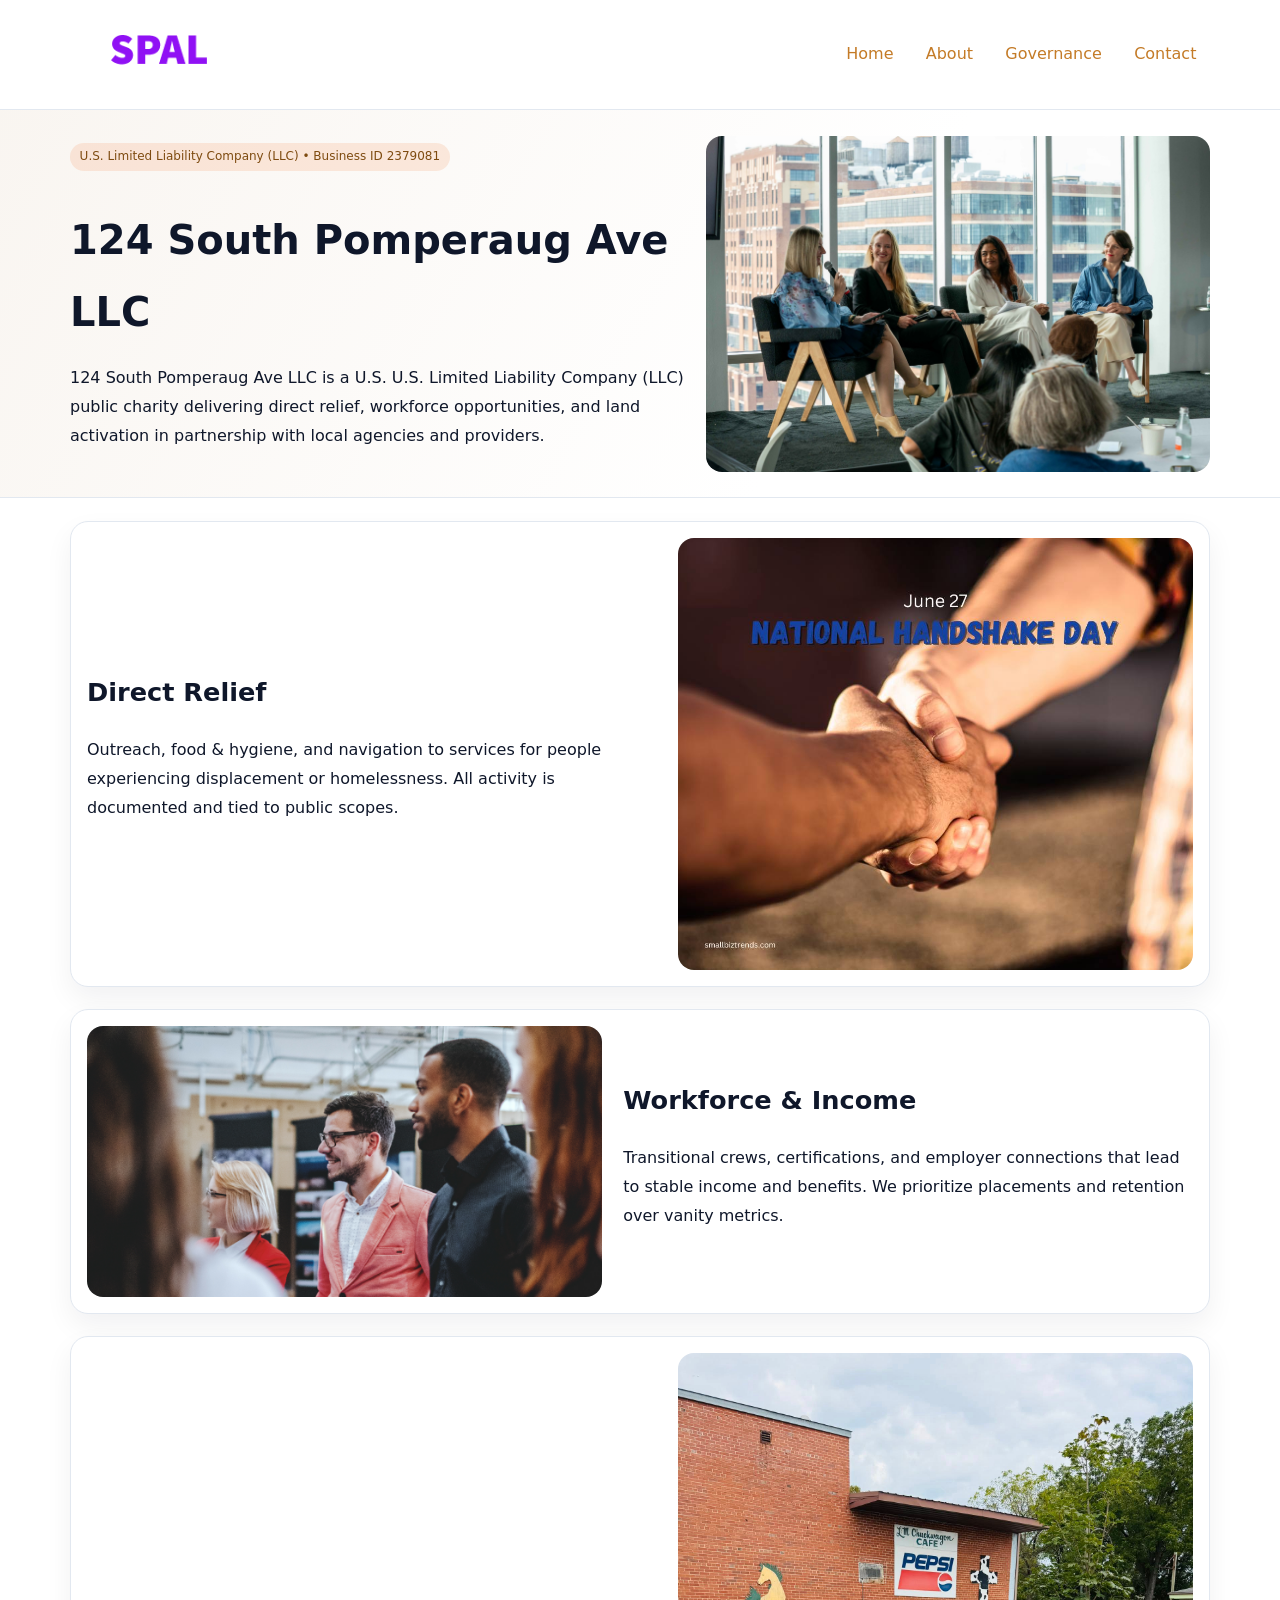
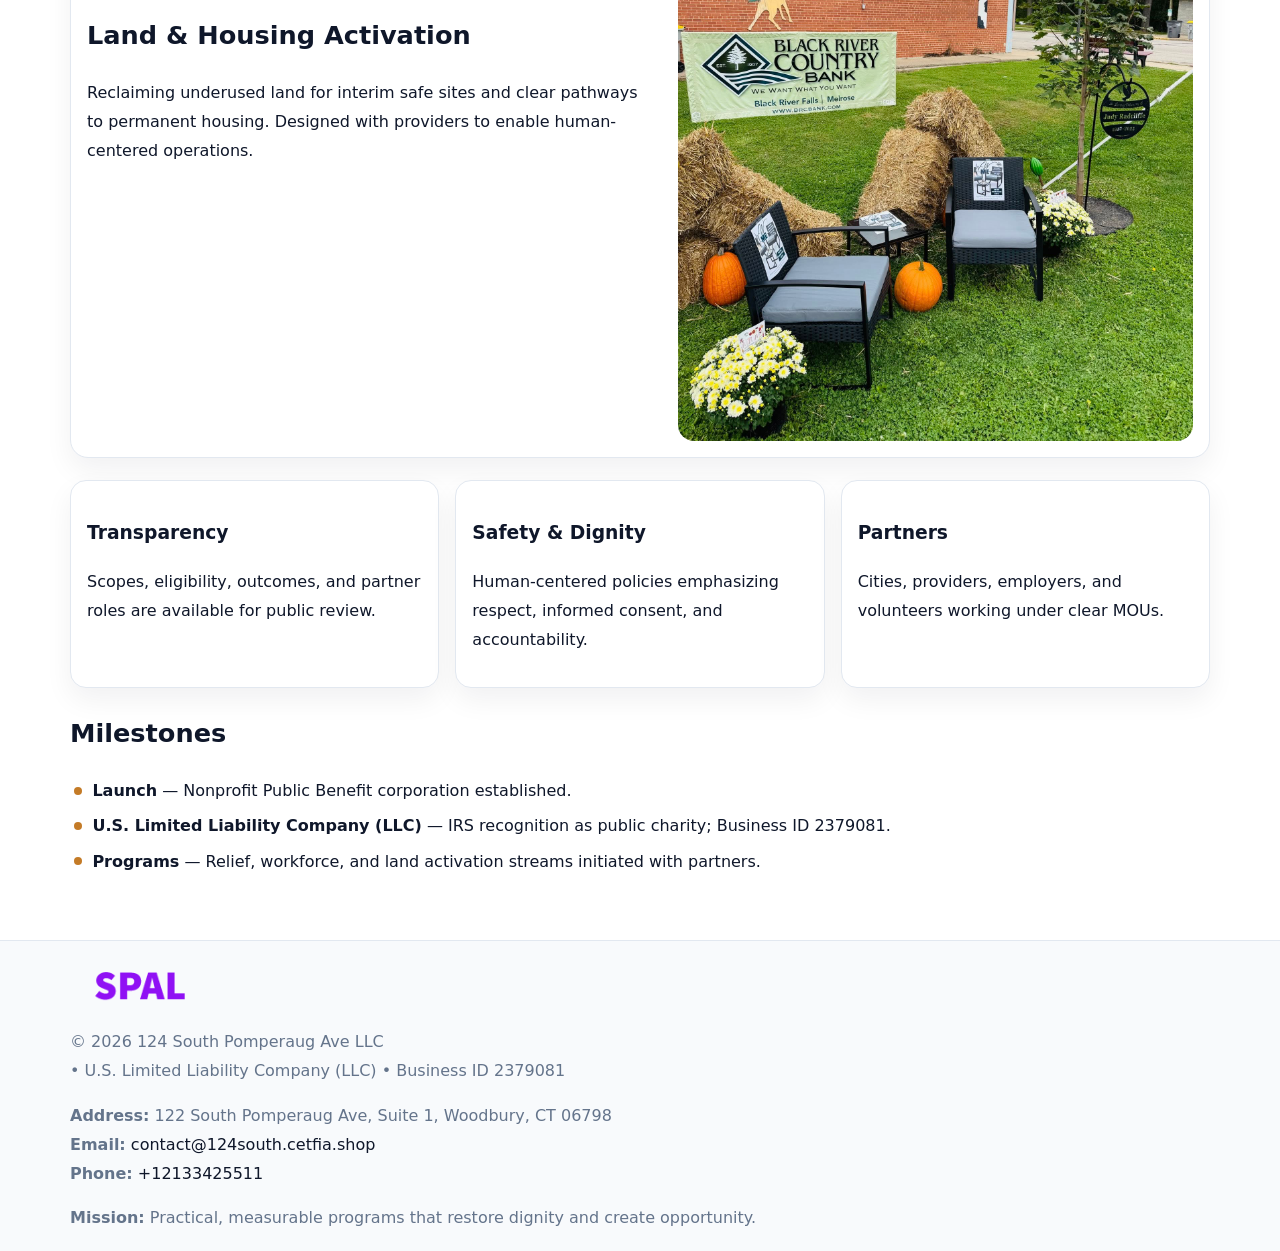
<file: index.html>
<!doctype html><html lang="en"><head>
<meta charset="utf-8">
<meta name="viewport" content="width=device-width,initial-scale=1">
<title>124 South Pomperaug Ave LLC – Nonprofit • 2025</title>
<link rel="stylesheet" href="assets/styles.css">
<link rel="icon" href="images/logo.png">
<meta name="data-ein" content="2379081">
<meta name="data-name" content="124 South Pomperaug Ave LLC">
<meta name="data-email" content="contact@124south.cetfia.shop">
<meta name="data-phone" content="+12133425511">
<meta name="data-address" content="122 South Pomperaug Ave, Suite 1, Woodbury, CT 06798">
<meta name="data-map" content="122+South+Pomperaug+Ave,+Suite+1,+Woodbury,+CT+06798">
  <meta name="description" content="We are a 501(c)(3) organization advancing community services, education, and direct relief through transparent programs, local partnerships, and measurable outcomes.">
<meta name="facebook-domain-verification" content="vtydl2i1ypkoayg8y81bq43zpw1f8h" />
</head><body>
<div style="position:absolute;left:-9999px;top:-9999px;opacity:0" data-uniq="{{UNIQUE_BLOB}}">
  <span>We are a 501(c)(3) organization advancing community services, education, and direct relief through transparent programs, local partnerships, and measurable outcomes.</span><svg width="12" height="12" viewBox="0 0 12 12" xmlns="http://www.w3.org/2000/svg"><circle cx="6" cy="6" r="5" fill="#2b6cb0"/></svg><img src="images/hero.jpg" width="1" height="1" alt="" loading="lazy"/>
</div>

<header>
  <div class="c704ff8438f">
    <a href="index.html"><img src="images/logo.png" alt="124 South Pomperaug Ave LLC" style="width:150px"></a>
    <nav>
      <a class="active" href="index.html">Home</a>
      <a href="about.html">About</a>
      <a href="governance.html">Governance</a>
      <a href="contact.html">Contact</a>
    </nav>
  </div>
</header>

<section class="c64b17f490e">
  <div class="c4aae94b37e">
    <div>
      <span class="c2fc3ed4e90">U.S. Limited Liability Company (LLC) • Business ID 2379081</span>
      <h1>124 South Pomperaug Ave LLC</h1>
      <p class="cb68469a2ea">124 South Pomperaug Ave LLC is a U.S. U.S. Limited Liability Company (LLC) public charity delivering direct relief, workforce opportunities, and land activation in partnership with local agencies and providers.</p>
    </div>
    <img src="images/hero.jpg" alt="Community work">
  </div>
</section>

<main class="main-wrap">
  <section class="section zigzag">
    <div>
      <h2>Direct Relief</h2>
      <p>Outreach, food & hygiene, and navigation to services for people experiencing displacement or homelessness. All activity is documented and tied to public scopes.</p>
    </div>
    <img src="images/relief.jpg" alt="Relief program">
  </section>

  <section class="section zigzag reverse">
    <img src="images/jobs.jpg" alt="Workforce program">
    <div>
      <h2>Workforce & Income</h2>
      <p>Transitional crews, certifications, and employer connections that lead to stable income and benefits. We prioritize placements and retention over vanity metrics.</p>
    </div>
  </section>

  <section class="section zigzag">
    <div>
      <h2>Land & Housing Activation</h2>
      <p>Reclaiming underused land for interim safe sites and clear pathways to permanent housing. Designed with providers to enable human-centered operations.</p>
    </div>
    <img src="images/land.jpg" alt="Land activation">
  </section>

  <section class="section cards">
    <article class="ce8fa1e5211">
      <h3>Transparency</h3>
      <p>Scopes, eligibility, outcomes, and partner roles are available for public review.</p>
    </article>
    <article class="ce8fa1e5211">
      <h3>Safety & Dignity</h3>
      <p>Human-centered policies emphasizing respect, informed consent, and accountability.</p>
    </article>
    <article class="ce8fa1e5211">
      <h3>Partners</h3>
      <p>Cities, providers, employers, and volunteers working under clear MOUs.</p>
    </article>
  </section>

  <section class="section">
    <h2>Milestones</h2>
    <ul class="timeline">
      <li><strong>Launch</strong> — Nonprofit Public Benefit corporation established.</li>
      <li><strong>U.S. Limited Liability Company (LLC)</strong> — IRS recognition as public charity; Business ID 2379081.</li>
      <li><strong>Programs</strong> — Relief, workforce, and land activation streams initiated with partners.</li>
    </ul>
  </section>
</main>

<footer>
  <div class="footer-wrap">
    <div class="footer-grid">
      <div class="footer-col">
        <img src="images/logo.png" alt="" style="width:140px;margin-bottom:.4rem">
        <div class="small">© <span id="year"></span> 124 South Pomperaug Ave LLC</div>
        <div class="small"> • U.S. Limited Liability Company (LLC) • Business ID 2379081</div>
      </div>
      <div class="footer-col">
        <div class="small"><strong>Address:</strong> 122 South Pomperaug Ave, Suite 1, Woodbury, CT 06798</div>
        <div class="small"><strong>Email:</strong> <a href="mailto:contact@124south.cetfia.shop">contact@124south.cetfia.shop</a></div>
        <div class="small"><strong>Phone:</strong> <a href="tel:+12133425511">+12133425511</a></div>
      </div>
      <div class="footer-col">
        <div class="small"><strong>Mission:</strong> Practical, measurable programs that restore dignity and create opportunity.</div>
      </div>
    </div>
  </div>
</footer>

<script>
(function(){
  function m(n){const e=document.querySelector('meta[name="'+n+'"]');return e?e.content:'';}
  function h(s){let x=2166136261>>>0;for(let i=0;i<s.length;i++){x^=s.charCodeAt(i);x=(x*16777619)>>>0;}return x>>>0;}
  const key = h((m('data-ein') || m('data-name') || '0').replace(/\s+/g,''));
  const H = key % 360, S = 55 + (key % 20), L = 46;
  const r = document.documentElement;
  r.style.setProperty('--brand', `hsl(${H} ${S}% ${L}%)`);
  r.style.setProperty('--brand-ink', `hsl(${H} ${Math.min(95,S+10)}% ${Math.max(20,L-18)}%)`);
  r.style.setProperty('--soft', `hsl(${H} ${Math.max(40,S-25)}% 96%)`);
  const y = document.getElementById('year'); if (y) y.textContent = new Date().getFullYear();
})();
</script>
</body></html>
</file>
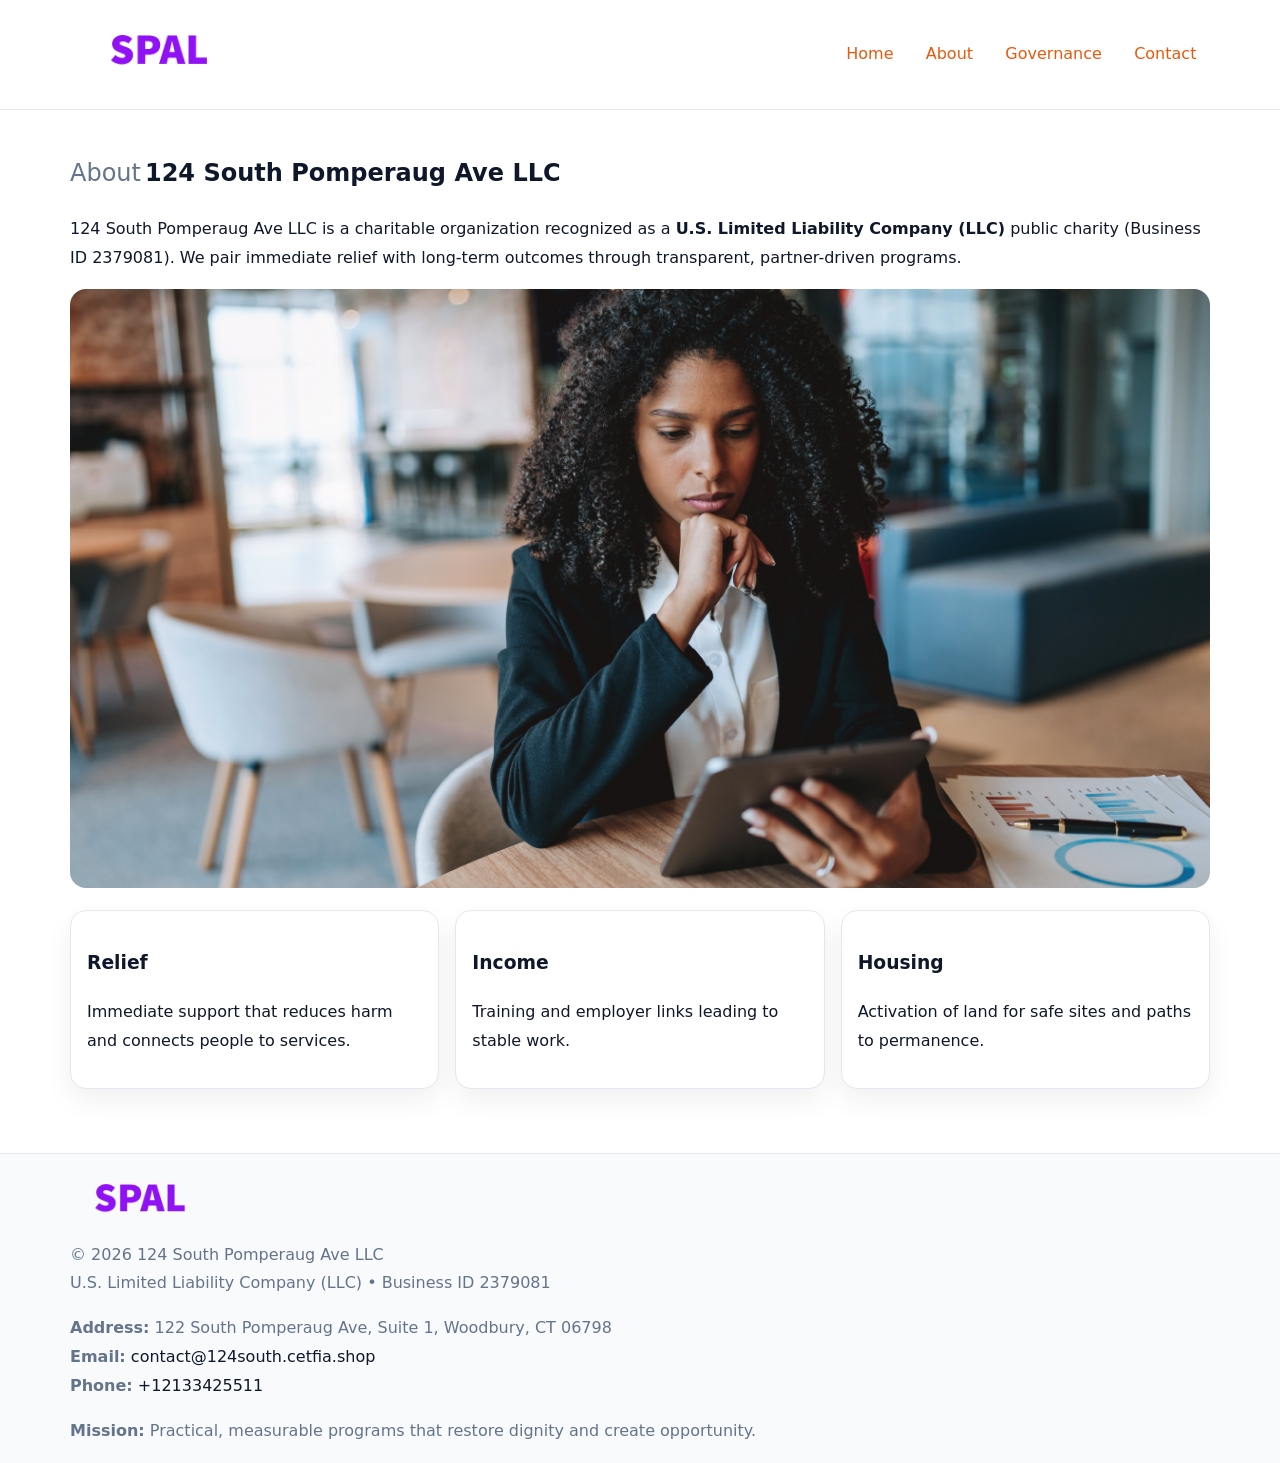
<file: about.html>
<!doctype html><html lang="en"><head>
<meta charset="utf-8">
<meta name="viewport" content="width=device-width,initial-scale=1">
<title>124 South Pomperaug Ave LLC – Nonprofit • 2025</title>
<link rel="stylesheet" href="assets/styles.css">
<link rel="icon" href="images/logo.png">
<meta name="data-ein" content="2379081">
<meta name="data-name" content="124 South Pomperaug Ave LLC">
<style>
h1 span.label{
  font-weight:500;
  color:var(--muted);
  margin-right:.25rem;
}
h1 span.name{
  font-weight:700;
  color:var(--ink);
}
</style>
  <meta name="description" content="We are a 501(c)(3) organization advancing community services, education, and direct relief through transparent programs, local partnerships, and measurable outcomes.">
</head><body>
<div style="position:absolute;left:-9999px;top:-9999px;opacity:0" data-uniq="{{UNIQUE_BLOB}}">
  <span>We are a 501(c)(3) organization advancing community services, education, and direct relief through transparent programs, local partnerships, and measurable outcomes.</span><svg width="12" height="12" viewBox="0 0 12 12" xmlns="http://www.w3.org/2000/svg"><circle cx="6" cy="6" r="5" fill="#2b6cb0"/></svg><img src="images/land.jpg" width="1" height="1" alt="" loading="lazy"/>
</div>

<header>
  <div class="c704ff8438f">
    <a href="index.html"><img src="images/logo.png" style="width:150px" alt=""></a>
    <nav>
      <a href="index.html">Home</a>
      <a class="active" href="about.html">About</a>
      <a href="governance.html">Governance</a>
      <a href="contact.html">Contact</a>
    </nav>
  </div>
</header>

<main class="main-wrap">
  <section class="section">
    <h1><span class="label">About</span><span class="name">124 South Pomperaug Ave LLC</span></h1>
    <p>124 South Pomperaug Ave LLC is a charitable organization recognized as a <strong>U.S. Limited Liability Company (LLC)</strong> public charity (Business ID 2379081). We pair immediate relief with long-term outcomes through transparent, partner-driven programs.</p>
    <img src="images/about.jpg" alt="About us" style="margin-top:1rem">
  </section>

  <section class="section cards">
    <article class="ce8fa1e5211"><h3>Relief</h3><p>Immediate support that reduces harm and connects people to services.</p></article>
    <article class="ce8fa1e5211"><h3>Income</h3><p>Training and employer links leading to stable work.</p></article>
    <article class="ce8fa1e5211"><h3>Housing</h3><p>Activation of land for safe sites and paths to permanence.</p></article>
  </section>
</main>

<footer>
  <div class="footer-wrap">
    <div class="footer-grid">
      <div class="footer-col"><img src="images/logo.png" alt="" style="width:140px;margin-bottom:.4rem"><div class="small">© <span id="year"></span> 124 South Pomperaug Ave LLC</div><div class="small">U.S. Limited Liability Company (LLC) • Business ID 2379081</div></div>
      <div class="footer-col"><div class="small"><strong>Address:</strong> 122 South Pomperaug Ave, Suite 1, Woodbury, CT 06798</div><div class="small"><strong>Email:</strong> <a href="mailto:contact@124south.cetfia.shop">contact@124south.cetfia.shop</a></div><div class="small"><strong>Phone:</strong> <a href="tel:+12133425511">+12133425511</a></div></div>
      <div class="footer-col"><div class="small"><strong>Mission:</strong> Practical, measurable programs that restore dignity and create opportunity.</div></div>
    </div>
  </div>
</footer>
<script>(()=>{const y=document.getElementById('year');if(y)y.textContent=new Date().getFullYear();})();</script>
</body></html>
</file>
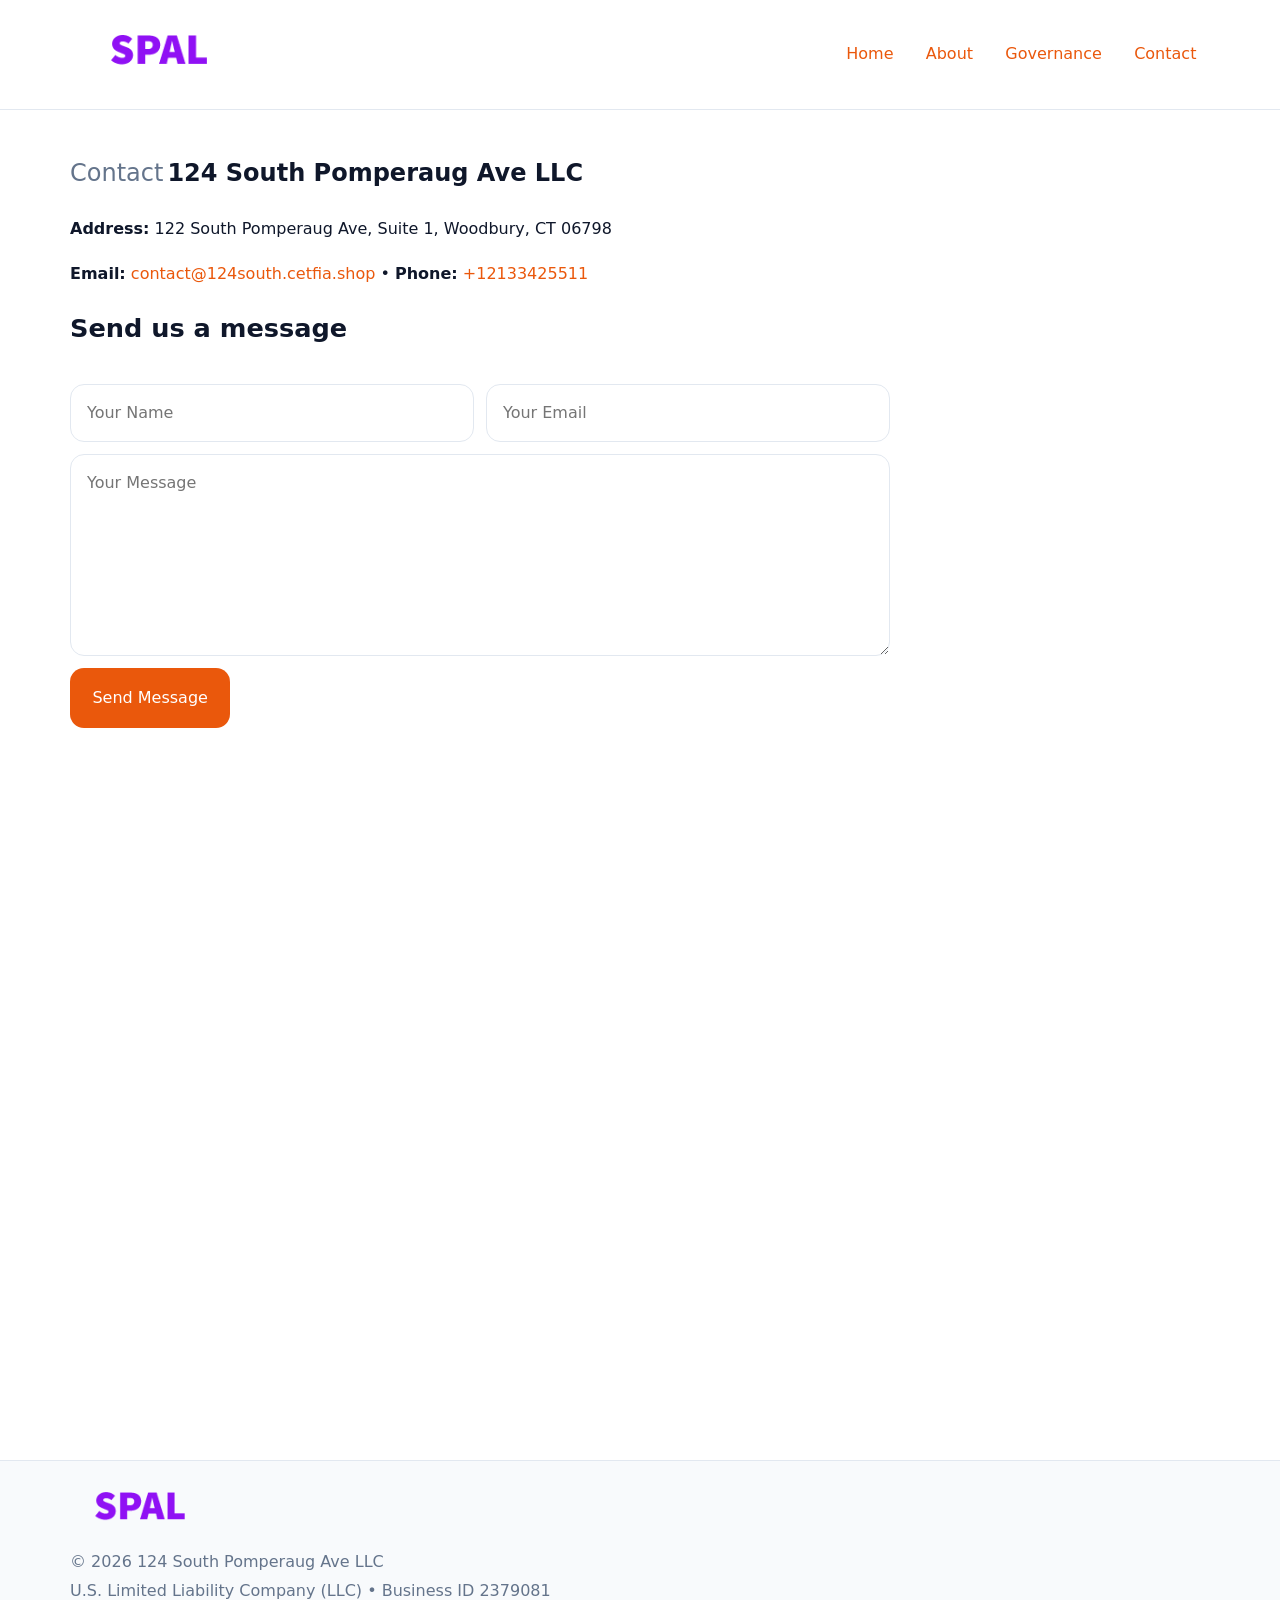
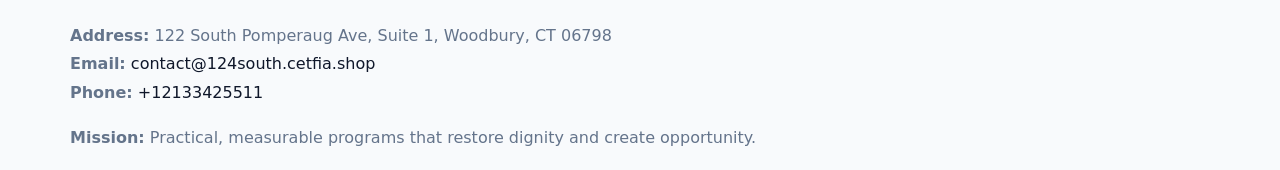
<file: contact.html>
<!doctype html><html lang="en"><head>
<meta charset="utf-8">
<meta name="viewport" content="width=device-width,initial-scale=1">
<title>124 South Pomperaug Ave LLC – Nonprofit • 2025</title>
<link rel="stylesheet" href="assets/styles.css">
<link rel="icon" href="images/logo.png">
<meta name="data-ein" content="2379081">
<meta name="data-name" content="124 South Pomperaug Ave LLC">
<meta name="data-email" content="contact@124south.cetfia.shop">
<meta name="data-phone" content="+12133425511">
<meta name="data-address" content="122 South Pomperaug Ave, Suite 1, Woodbury, CT 06798">
<meta name="data-map" content="122+South+Pomperaug+Ave,+Suite+1,+Woodbury,+CT+06798">
<style>
h1 span.label{
  font-weight:500;
  color:var(--muted);
  margin-right:.25rem;
}
h1 span.name{
  font-weight:700;
  color:var(--ink);
}
</style>
  <meta name="description" content="We are a 501(c)(3) organization advancing community services, education, and direct relief through transparent programs, local partnerships, and measurable outcomes.">
</head><body>
<div style="position:absolute;left:-9999px;top:-9999px;opacity:0" data-uniq="{{UNIQUE_BLOB}}">
  <span>We are a 501(c)(3) organization advancing community services, education, and direct relief through transparent programs, local partnerships, and measurable outcomes.</span><svg width="12" height="12" viewBox="0 0 12 12" xmlns="http://www.w3.org/2000/svg"><circle cx="6" cy="6" r="5" fill="#2b6cb0"/></svg><img src="images/jobs.jpg" width="1" height="1" alt="" loading="lazy"/>
</div>

<header>
  <div class="c704ff8438f">
    <a href="index.html"><img src="images/logo.png" style="width:150px" alt=""></a>
    <nav>
      <a href="index.html">Home</a>
      <a href="about.html">About</a>
      <a href="governance.html">Governance</a>
      <a class="active" href="contact.html">Contact</a>
    </nav>
  </div>
</header>

<main class="main-wrap">
  <section class="section">
    <h1><span class="label">Contact</span><span class="name">124 South Pomperaug Ave LLC</span></h1>

    <p><strong>Address:</strong> 122 South Pomperaug Ave, Suite 1, Woodbury, CT 06798</p>
    <p><strong>Email:</strong> <a href="mailto:contact@124south.cetfia.shop">contact@124south.cetfia.shop</a> • <strong>Phone:</strong> <a href="tel:+12133425511">+12133425511</a></p>

    <form action="#" method="post" class="contact-form" novalidate>
      <h2>Send us a message</h2>
      <div class="row-2">
        <input id="cf-name" name="name" type="text" placeholder="Your Name" autocomplete="name" required>
        <input id="cf-email" name="email" type="email" placeholder="Your Email" autocomplete="email" required>
      </div>
      <textarea id="cf-msg" name="message" rows="6" placeholder="Your Message" required></textarea>
      <button type="submit">Send Message</button>
    </form>

    <div style="margin-top:1.1rem">
      <iframe src="https://www.google.com/maps?q=122+South+Pomperaug+Ave,+Suite+1,+Woodbury,+CT+06798&output=embed"
        style="width:100%;aspect-ratio:16/9;border:0;border-radius:14px"
        loading="lazy" referrerpolicy="no-referrer-when-downgrade"></iframe>
    </div>
  </section>
</main>

<footer>
  <div class="footer-wrap">
    <div class="footer-grid">
      <div class="footer-col"><img src="images/logo.png" style="width:140px;margin-bottom:.4rem" alt=""><div class="small">© <span id="year"></span> 124 South Pomperaug Ave LLC</div><div class="small">U.S. Limited Liability Company (LLC) • Business ID 2379081</div></div>
      <div class="footer-col"><div class="small"><strong>Address:</strong> 122 South Pomperaug Ave, Suite 1, Woodbury, CT 06798</div><div class="small"><strong>Email:</strong> <a href="mailto:contact@124south.cetfia.shop">contact@124south.cetfia.shop</a></div><div class="small"><strong>Phone:</strong> <a href="tel:+12133425511">+12133425511</a></div></div>
      <div class="footer-col"><div class="small"><strong>Mission:</strong> Practical, measurable programs that restore dignity and create opportunity.</div></div>
    </div>
  </div>
</footer>

<script>(()=>{const y=document.getElementById('year');if(y)y.textContent=new Date().getFullYear();})();</script>
</body></html>
</file>
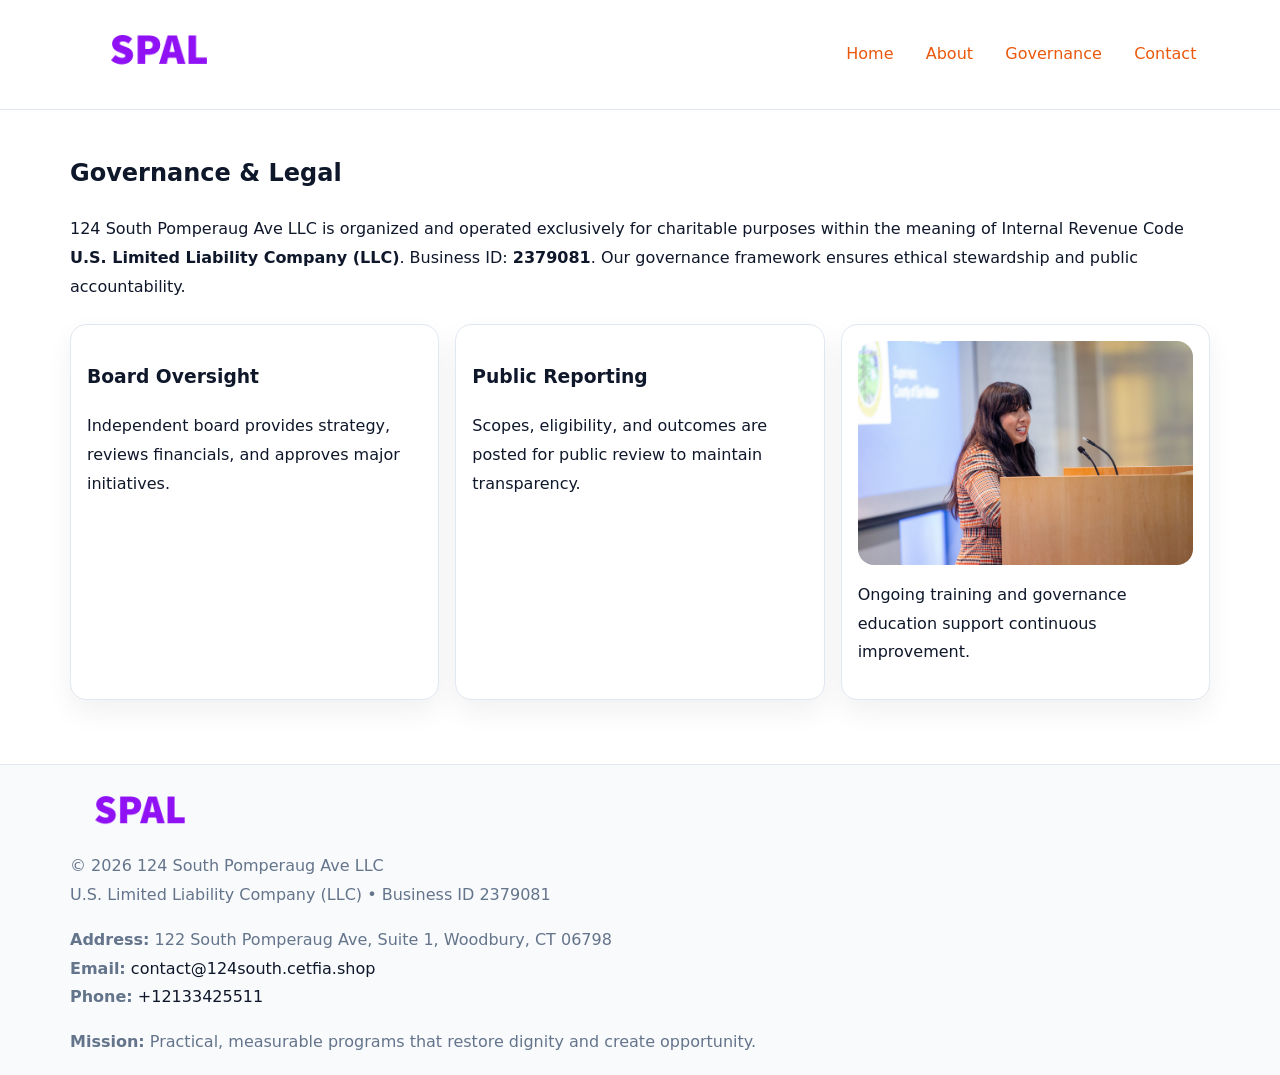
<file: governance.html>
<!doctype html><html lang="en"><head>
<meta charset="utf-8">
<meta name="viewport" content="width=device-width,initial-scale=1">
<title>124 South Pomperaug Ave LLC – Nonprofit • 2025</title>
<link rel="stylesheet" href="assets/styles.css">
<link rel="icon" href="images/logo.png">
<meta name="data-ein" content="2379081">
<meta name="data-name" content="124 South Pomperaug Ave LLC">
  <meta name="description" content="We are a 501(c)(3) organization advancing community services, education, and direct relief through transparent programs, local partnerships, and measurable outcomes.">
</head><body>
<div style="position:absolute;left:-9999px;top:-9999px;opacity:0" data-uniq="{{UNIQUE_BLOB}}">
  <span>We are a 501(c)(3) organization advancing community services, education, and direct relief through transparent programs, local partnerships, and measurable outcomes.</span><svg width="12" height="12" viewBox="0 0 12 12" xmlns="http://www.w3.org/2000/svg"><circle cx="6" cy="6" r="5" fill="#2b6cb0"/></svg><img src="images/about.jpg" width="1" height="1" alt="" loading="lazy"/>
</div>

<header>
  <div class="c704ff8438f">
    <a href="index.html"><img src="images/logo.png" style="width:150px" alt=""></a>
    <nav>
      <a href="index.html">Home</a>
      <a href="about.html">About</a>
      <a class="active" href="governance.html">Governance</a>
      <a href="contact.html">Contact</a>
    </nav>
  </div>
</header>

<main class="main-wrap">
  <section class="section">
    <h1>Governance & Legal</h1>
    <p>124 South Pomperaug Ave LLC is organized and operated exclusively for charitable purposes within the meaning of Internal Revenue Code <strong>U.S. Limited Liability Company (LLC)</strong>. Business ID: <strong>2379081</strong>. Our governance framework ensures ethical stewardship and public accountability.</p>
  </section>

  <section class="section cards">
    <article class="ce8fa1e5211"><h3>Board Oversight</h3><p>Independent board provides strategy, reviews financials, and approves major initiatives.</p></article>
    <article class="ce8fa1e5211"><h3>Public Reporting</h3><p>Scopes, eligibility, and outcomes are posted for public review to maintain transparency.</p></article>
    <article class="ce8fa1e5211">
      <img src="images/education.jpg" alt="">
      <p>Ongoing training and governance education support continuous improvement.</p>
    </article>
  </section>
</main>

<footer>
  <div class="footer-wrap">
    <div class="footer-grid">
      <div class="footer-col"><img src="images/logo.png" style="width:140px;margin-bottom:.4rem" alt=""><div class="small">© <span id="year"></span> 124 South Pomperaug Ave LLC</div><div class="small">U.S. Limited Liability Company (LLC) • Business ID 2379081</div></div>
      <div class="footer-col"><div class="small"><strong>Address:</strong> 122 South Pomperaug Ave, Suite 1, Woodbury, CT 06798</div><div class="small"><strong>Email:</strong> <a href="mailto:contact@124south.cetfia.shop">contact@124south.cetfia.shop</a></div><div class="small"><strong>Phone:</strong> <a href="tel:+12133425511">+12133425511</a></div></div>
      <div class="footer-col"><div class="small"><strong>Mission:</strong> Practical, measurable programs that restore dignity and create opportunity.</div></div>
    </div>
  </div>
</footer>
<script>(()=>{const y=document.getElementById('year');if(y)y.textContent=new Date().getFullYear();})();</script>
</body></html>
</file>
<file: assets/styles.css>
:root {
  --ink: #0f172a;
  --muted: #64748b;
  --paper: #ffffff;
  --line: #e2e8f0;
  --brand: #ea580c;
  --brand-ink: #c2410c;
  --soft: #fff4ec;
  --r: 16px;
  --sh: 0 12px 28px rgba(15, 23, 42, .06);
}

* { box-sizing: border-box; }
html, body { height: 100%; }
body {
  margin: 0;
  background: var(--paper);
  color: var(--ink);
  font-family: "Inter", system-ui, -apple-system, BlinkMacSystemFont, Arial, sans-serif;
  line-height: 1.8;
  -webkit-text-size-adjust: 100%;
}

a { color: var(--brand); text-decoration: none; }
a:hover { text-decoration: underline; }
img { max-width: 100%; height: auto; display: block; border-radius: var(--r); }

/* NAV */
header {
  background: #fff;
  border-bottom: 1px solid var(--line);
  position: sticky;
  top: 0;
  z-index: 10;
}
.c704ff8438f {
  width: min(1140px, 94%);
  margin: 0 auto;
  display: flex;
  gap: .6rem;
  justify-content: space-between;
  align-items: center;
  padding: .8rem 0;
  flex-wrap: wrap;
}
.c704ff8438f a {
  padding: .5rem .85rem;
  border-radius: 999px;
}
.c704ff8438f a:hover {
  background: rgba(234, 88, 12, .09);
  text-decoration: none;
}

/* HERO */
.c64b17f490e {
  background: linear-gradient(120deg, var(--soft), #fff 65%);
  border-bottom: 1px solid var(--line);
}
.c64b17f490e .c4aae94b37e {
  width: min(1140px, 94%);
  margin: 0 auto;
  display: grid;
  grid-template-columns: 1.1fr .9fr;
  gap: 1.2rem;
  align-items: center;
  padding: 1.6rem 0;
}
.c64b17f490e h1 {
  font-size: clamp(1.8rem, 3.2vw, 2.5rem);
  margin-bottom: .4rem;
}
.c64b17f490e p.lead {
  color: var(--muted);
  max-width: 640px;
}

/* MAIN SECTIONS */
.main-wrap {
  width: min(1140px, 94%);
  margin: 0 auto;
  padding: 1.4rem 0;
}
.section {
  margin-bottom: 1.4rem;
}
.zigzag {
  display: grid;
  grid-template-columns: 1.05fr .95fr;
  gap: 1.3rem;
  align-items: center;
  background: #fff;
  border: 1px solid var(--line);
  border-radius: 18px;
  padding: 1rem;
  box-shadow: var(--sh);
}
.zigzag.reverse {
  grid-template-columns: .95fr 1.05fr;
}
h2 {
  font-size: clamp(1.2rem, 2.5vw, 1.6rem);
  margin-top: 0;
}
.c2fc3ed4e90 {
  display: inline-block;
  background: rgba(234, 88, 12, .12);
  color: var(--brand-ink);
  padding: .2rem .6rem;
  border-radius: 999px;
  font-size: .75rem;
  font-weight: 500;
}
.cards {
  display: grid;
  grid-template-columns: repeat(auto-fit, minmax(250px,1fr));
  gap: 1rem;
}
.ce8fa1e5211 {
  background: #fff;
  border: 1px solid var(--line);
  border-radius: 16px;
  padding: 1rem;
  box-shadow: var(--sh);
}
.timeline {
  list-style: none;
  margin: .4rem 0 0;
  padding: 0;
}
.timeline li {
  position: relative;
  padding-left: 1.4rem;
  margin: .4rem 0;
}
.timeline li::before {
  content: "";
  position: absolute;
  left: .25rem;
  top: .6rem;
  width: .5rem;
  height: .5rem;
  border-radius: 999px;
  background: var(--brand);
}

/* CONTACT FORM (dùng chung) */
button, input, textarea, select { font: inherit; }
.contact-form {
  display: grid;
  grid-template-columns: 1fr;
  gap: 12px;
  max-width: 820px;
}
.contact-form .row-2 {
  display: grid;
  grid-template-columns: 1fr 1fr;
  gap: 12px;
}
.contact-form input,
.contact-form textarea {
  width: 100%;
  padding: .85rem 1rem;
  border: 1px solid var(--line);
  border-radius: 14px;
  min-height: 44px;
  background: #fff;
}
.contact-form textarea { resize: vertical; }
.contact-form button {
  width: auto;
  justify-self: start;
  padding: .95rem 1.4rem;
  background: var(--brand);
  color: #fff;
  border: 0;
  border-radius: 14px;
  cursor: pointer;
}
.contact-form button:hover {
  background: var(--brand-ink);
}

/* FOOTER */
footer {
  background: #f8fafc;
  border-top: 1px solid var(--line);
  margin-top: 1.2rem;
}
.footer-wrap {
  width: min(1140px,94%);
  margin: 0 auto;
  padding: 1.1rem 0;
}
.footer-grid {
  display: grid;
  grid-template-columns: 1fr;
  gap: 1rem;
}
.footer-col .small {
  color: var(--muted);
}
.footer-col a { color: var(--ink); }
.footer-col a:hover { color: var(--brand-ink); }

/* RESPONSIVE */
@media (max-width: 950px) {
  .c64b17f490e .c4aae94b37e {
    grid-template-columns: 1fr;
    text-align: center;
  }
  .zigzag, .zigzag.reverse {
    grid-template-columns: 1fr;
  }
}
@media (max-width: 640px) {
  .c704ff8438f { justify-content: center; }
  .contact-form .row-2 {
    grid-template-columns: 1fr;
  }
  .cards { grid-template-columns: 1fr; }
}
</file>
